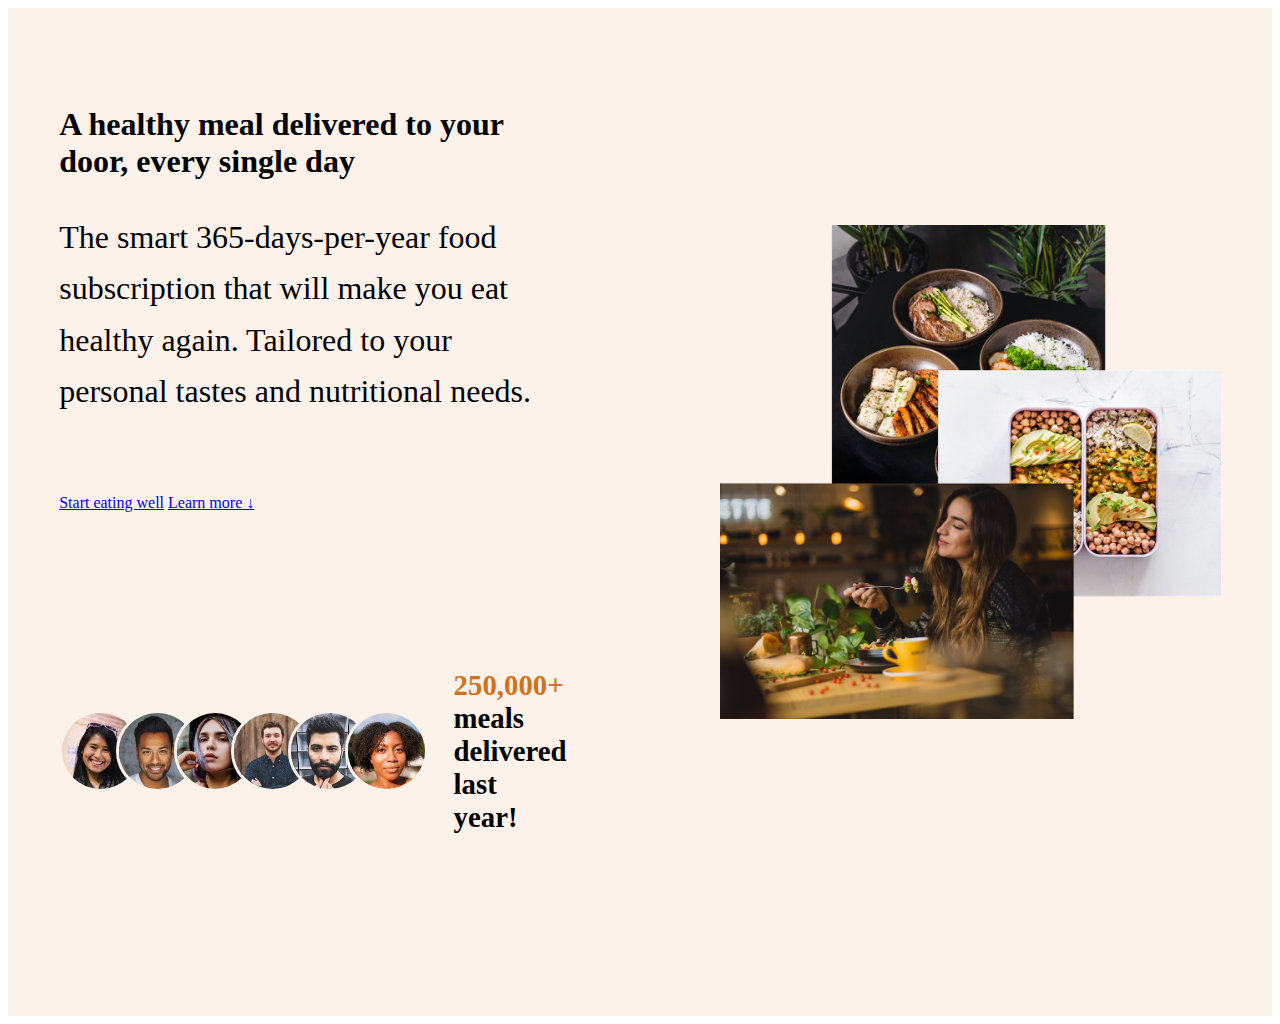
<file: indexx.html>
<!DOCTYPE html>
<html lang="en">
  <head>
    <meta charset="UTF-8" />
    <meta http-equiv="X-UA-Compatible" content="IE=edge" />
    <meta name="viewport" content="width=device-width, initial-scale=1.0" />
    <title>Omnifood</title>

    <link rel="preconnect" href="https://fonts.googleapis.com" />
    <link rel="preconnect" href="https://fonts.gstatic.com" crossorigin />
    <link
      href="https://fonts.googleapis.com/css2?family=Rubik:wght@400;500;600;700&display=swap"
      rel="stylesheet"
    />

    <link rel="stylesheet" href="./css/style.css" />
  </head>
  <body>
    <section class="section-hero">
      <div class="hero">
        <div class="hero-text-box">
          <h1 class="heading-primary">
            A healthy meal delivered to your door, every single day
          </h1>
          <p class="hero-description">
            The smart 365-days-per-year food subscription that will make you eat
            healthy again. Tailored to your personal tastes and nutritional
            needs.
          </p>
          <a href="#" class="btn btn--full margin-right-sm"
            >Start eating well</a
          >
          <a href="#" class="btn btn--outline">Learn more &darr;</a>
          <div class="delivered-meals">
            <div class="delivered-imgs">
              <img
                src="./content/img/customers/customer-1.jpg"
                alt="Customer photo"
              />
              <img
                src="./content/img/customers/customer-2.jpg"
                alt="Customer photo"
              />
              <img
                src="./content/img/customers/customer-3.jpg"
                alt="Customer photo"
              />
              <img
                src="./content/img/customers/customer-4.jpg"
                alt="Customer photo"
              />
              <img
                src="./content/img/customers/customer-5.jpg"
                alt="Customer photo"
              />
              <img
                src="./content/img/customers/customer-6.jpg"
                alt="Customer photo"
              />
            </div>
            <p class="delivered-text">
              <span>250,000+</span> meals delivered last year!
            </p>
          </div>
        </div>
        <div class="hero-img-box">
          <img
            src="./content/img/hero.png"
            class="hero-img"
            alt="woman enjoying food"
          />
        </div>
      </div>
    </section>
  </body>
</html>
</file>
<file: css/style.css>
/* TODO: HEADER */
.header {
  display: flex;
  justify-content: space-between;
  align-items: center;
  background-color: #fdf2e9;

  /* because we want headet to be sticky later */
  height: 9.6rem;
  padding: 0 4.8rem;
  position: relative;
}

.logo {
  height: 2.2rem;
}

/* TODO: NAVIGATION */
.main-nav-list {
  list-style: none;
  display: flex;
  gap: 4.8rem;
  align-items: center;
}

.main-nav-link:link,
.main-nav-link:visited {
  display: inline-block;
  text-decoration: none;
  color: #333;
  font-weight: 500;
  font-size: 1.8rem;
  transition: color 0.3s;
}

.main-nav-link:hover,
.main-nav-link:active {
  color: #cf711f;
}

.main-nav-link.nav-cta:link,
.main-nav-link.nav-cta:visited {
  padding: 1.2rem 2.4rem;
  border-radius: 9px;
  background-color: #e67e22;
  color: #fff;
}

.main-nav-link.nav-cta:hover,
.main-nav-link.nav-cta:active {
  background-color: #cf711f;
}

/* TODO: MOBILE ICON TOGLE*/
.btn-mobile-nav {
  border: none;
  background: none;
  cursor: pointer;

  display: none;
}

.icon-mobile-nav {
  height: 4.8rem;
  width: 4.8rem;
  color: #333;
}

/* 
  * selector with name icon menu toggle
*/
.icon-mobile-nav[name="close-outline"] {
  display: none;
}

/* TODO: HERO SECTION */
.section-hero {
  background-color: #fdf2e9;
  padding: 4.8rem 0 9.6rem 0;
}

.hero {
  max-width: 130rem;
  margin: 0 auto;
  padding: 0 3.2rem;

  display: grid;
  grid-template-columns: 1fr 1fr;
  align-items: center;
  gap: 9.6rem;
}

.hero-description {
  font-size: 2rem;
  line-height: 1.6;
  margin-bottom: 4.8rem;
}

.hero-img {
  width: 100%;
}

.delivered-meals {
  display: flex;
  align-items: center;
  gap: 1.6rem;
  margin-top: 8rem;
}

.delivered-imgs {
  display: flex;
}

.delivered-imgs img {
  width: 4.8rem;
  height: 4.8rem;
  border-radius: 50%;
  margin-right: -1.6rem;
  border: 3px solid #fdf2e9;
}

.delivered-imgs img:last-child {
  margin-right: 0;
}

.delivered-text {
  font-size: 1.8rem;
  font-weight: 600;
}

.delivered-text span {
  color: #cf711f;
  font-weight: 700;
}

/* TODO: FEATURED IN SECTION*/
.section-featured {
  padding: 4.8rem 0 3.2rem 0;
}

.heading-featured-in {
  font-size: 1.4rem;
  font-weight: 500;
  text-transform: uppercase;
  letter-spacing: 0.75px;
  text-align: center;
  margin-bottom: 2.4rem;
  color: #888;
}

.logos {
  display: flex;
  justify-content: space-around;
}

.logos img {
  height: 3.2rem;
  filter: brightness(0);
  opacity: 50%;
}

/* TODO: HOW IT WORKS SECTION */
.section-how {
  padding: 9.6rem 0;
}

/*
* this property can do centering vertical with align-self, but in here i make new class for reusable component
.step-text-box {
  align-self: center;
} 
*/

.step-number {
  font-size: 8.6rem;
  font-weight: 600;
  color: #ddd;
  margin-bottom: 1.2rem;
}

.step-description {
  font-size: 1.8rem;
  line-height: 1.8;
}

.step-img-box {
  display: flex;
  justify-content: center;
  align-items: center;

  position: relative;
}

.step-img-box::before,
.step-img-box::after {
  content: "";
  display: block;

  position: absolute;
  top: 50%;
  left: 50%;
  transform: translate(-50%, -50%);

  border-radius: 50%;
}

.step-img-box::before {
  /*
   * can't be set height, because height not same, use trick padding for solve so that height same
   ! 60% of parent's width
   */
  background-color: #fdf2e9;
  width: 60%;
  /* height: 50%; */
  padding-bottom: 60%;

  z-index: -2;
}

.step-img-box::after {
  background-color: #fae5d3;
  width: 50%;
  padding-bottom: 50%;

  z-index: -1;
}

.step-img {
  width: 35%;
}

/* TODO: MEALS SECTION */
.section-meals {
  padding: 9.6rem 0;
}

.meal {
  box-shadow: 0 2.4rem 4.8rem rgba(0, 0, 0, 0.075);
  border-radius: 11px;
  overflow: hidden;
  transition: all 0.4s;
}

.meal:hover {
  transform: translateY(-1.2rem);
  box-shadow: 0 3.2rem 6.4rem rgba(0, 0, 0, 0.06);
}

.meal-img {
  width: 100%;
}

.meal-content {
  padding: 3.2rem 4.8rem 4.8rem 4.8rem;
}

.meal-tags {
  margin-bottom: 1.2rem;
  display: flex;
  gap: 0.4rem;
}

.tag {
  display: inline-block;
  padding: 0.4rem 0.8rem;
  font-size: 1.2rem;
  font-weight: 600;
  text-transform: uppercase;
  color: #333;
  border-radius: 100px;
}

.tag--vegetarian {
  background-color: #51cf66;
}

.tag--vegan {
  background-color: #94d82d;
}

.tag--paleo {
  background-color: #ffd43b;
}

.meal-title {
  font-size: 2.4rem;
  color: #333;
  font-weight: 600;
  margin-bottom: 3.2rem;
}

.meal-attributes {
  list-style: none;
  display: flex;
  gap: 2rem;
  flex-direction: column;
}

.meal-attribute {
  display: flex;
  align-items: center;
  gap: 1.6rem;

  font-size: 1.8rem;
}

.meal-icon {
  width: 2.4rem;
  height: 2.4rem;
  color: #e67e22;
}

.list {
  list-style: none;
  display: flex;
  flex-direction: column;
  gap: 1.6rem;
}

.list-item {
  font-size: 1.8rem;
  display: flex;
  align-items: center;
  gap: 1.6rem;
  line-height: 1.2;
}

.list-icon {
  width: 3rem;
  height: 3rem;
  color: #e67e22;
}

.all-recipes {
  text-align: center;
  font-size: 1.8rem;
}

/* TODO: TESTIMONIAL SECTION */
.section-testimonials {
  background-color: #fdf2e9;
  display: grid;
  grid-template-columns: 55fr 45fr;
  align-items: center;
}

.testimonials-container {
  padding: 9.6rem;
}

.testimonials {
  display: grid;
  grid-template-columns: 1fr 1fr;
  row-gap: 4.8rem;
  column-gap: 8rem;
}

.testimonial-img {
  width: 6.4rem;
  border-radius: 50%;
  margin-bottom: 1.2rem;
}

.testimonial-text {
  font-size: 1.8rem;
  line-height: 1.8;
  margin-bottom: 1.6rem;
}

.testimonial-name {
  font-size: 1.6rem;
  color: #6f6f6f;
}

.gallery {
  display: grid;
  grid-template-columns: repeat(3, 1fr);
  gap: 1.6rem;
  padding: 1.6rem;
}

.gallery-item {
  overflow: hidden;
}

.gallery-item img {
  display: block;
  width: 100%;
  transition: all 0.4s;
}

.gallery-item img:hover {
  transform: scale(1.1);
}

/* TODO: PRICING SECTION */
.section-pricing {
  padding: 9.6rem 0;
}

.pricing-plan {
  width: 75%;
  border-radius: 11px;
}

.pricing-plan--starter {
  padding: 4.6rem;
  justify-self: end;
  border: 2px solid #fdf2e9;
}

.pricing-plan--complete {
  padding: 4.8rem;
  background-color: #fdf2e9;
  position: relative;
  overflow: hidden;
}

.pricing-plan--complete::after {
  content: "Best value";
  position: absolute;
  top: 6%;
  right: -18%;
  font-size: 1.4rem;
  font-weight: 700;
  text-transform: uppercase;
  color: #333;
  background-color: #ffd43b;
  padding: 0.8rem 8rem;
  transform: rotate(45deg);
}

.plane-header {
  text-align: center;
  margin-bottom: 4.8rem;
}

.plane-name {
  color: #cf711f;
  font-weight: 600;
  font-size: 2rem;
  text-transform: uppercase;
  letter-spacing: 0.75px;
  margin-bottom: 3.2rem;
}

.plane-price {
  font-size: 6.2rem;
  font-weight: 600;
  color: #333;
  margin-bottom: 1.6rem;
}

.plane-price span {
  font-size: 3rem;
  font-weight: 500;
  margin-right: 0.8rem;
}

.plane-text {
  font-size: 1.8rem;
  line-height: 1.8;
}

.plane-sing-up {
  text-align: center;
  margin-top: 4.8rem;
  color: #6f6f6f;
}

/* * feature in section pricing */
.plane-details {
  font-size: 1.6rem;
  line-height: 1.6;
  text-align: center;
}

.feature-icon {
  color: #e67e22;
  width: 3.2rem;
  height: 3.2rem;
  background-color: #fdf2e9;
  padding: 1.6rem;
  border-radius: 50%;
  margin-bottom: 3.2rem;
}

.feature-title {
  font-size: 2.4rem;
  color: #333;
  font-weight: 700;
  margin-bottom: 1.6rem;
}

.feature-text {
  font-size: 1.8rem;
  line-height: 1.8;
}

/* TODO: CTA SECTION */
.section-cta {
  /* 
  top/left/bottom/right
  padding: 4.8rem 0 12.8rem 0; 
  */
  /* ? top / (left & right) / bottom */
  padding: 4.8rem 0 12.8rem;
}

.cta {
  display: grid;
  /* 
    !cara menghitung pecahan satuan fr untuk mengetahui persentase
    ? 2 dan 1 adalah fr  / 3(dari 2 + 1 fr) * 100 untuk ubah menjadi %
    * 2/3 + 1/3
    * 66.6% + 33.3%
    * 2fr = 66.6% || 1fr = 33.3%
   */
  grid-template-columns: 2fr 1fr;
  /* background-color: #e67e22; */
  box-shadow: 0 2.4rem 4.8rem rgba(0, 0, 0, 0.15);
  border-radius: 11px;

  background-image: linear-gradient(to bottom right, #eb984e, #e67e22);
  overflow: hidden;
}

.cta-text-box {
  padding: 4.8rem 4.8rem 4.8rem 6.4rem;
  color: #45260a;
}

.cta-text {
  font-size: 1.8rem;
  line-height: 1.8;
  margin-bottom: 4.8rem;
}

.cta-img-box {
  background-image: linear-gradient(
      to bottom right,
      rgba(235, 151, 78, 0.35),
      rgba(230, 125, 34, 0.35)
    ),
    url("../content/img/eating.jpg");
  background-size: cover;
  background-position: center;
}

/* * form input */
.cta-form {
  display: grid;
  grid-template-columns: repeat(2, 1fr);
  column-gap: 3.2rem;
  row-gap: 2.4rem;
}

.cta-form label {
  display: block;
  font-size: 1.6rem;
  font-weight: 500;
  margin-bottom: 1.2rem;
}

.cta-form input,
.cta-form select {
  width: 100%;
  padding: 1.2rem;
  font-size: 1.8rem;
  font-family: inherit;
  color: inherit;
  border: none;
  background-color: #fdf2e9;
  border-radius: 9px;
  box-shadow: 0 1px 2px rgba(0, 0, 0, 0.1);
}

.cta-form input::placeholder {
  color: #aaa;
}

.cta *:focus {
  outline: none;
  box-shadow: 0 0 0 0.8rem rgba(253, 242, 233, 0.5);
}

/* TODO: FOOTER */
.footer {
  padding: 12.8rem 0;
  border-top: 1px solid #eee;
}

.grid--footer {
  grid-template-columns: 1.5fr 1.5fr 1fr 1fr 1fr;
}

.logo-col {
  display: flex;
  flex-direction: column;
}

.footer-logo {
  display: block;
  margin-bottom: 3.2rem;
}

.social-links {
  list-style: none;
  display: flex;
  gap: 2.4rem;
}

.social-icon {
  width: 2.4rem;
  height: 2.4rem;
}

.copyright {
  font-size: 1.4rem;
  line-height: 1.6;
  color: #767676;

  margin-top: auto;
}

.footer-heading {
  font-size: 1.8rem;
  font-weight: 500;
  margin-bottom: 4rem;
}

.contacts {
  font-style: normal;
  font-size: 1.6rem;
  line-height: 1.6;
}

.address {
  margin-bottom: 2.4rem;
}

.footer-nav {
  list-style: none;
  display: flex;
  flex-direction: column;
  gap: 2.4rem;
}

.footer-link:link,
.footer-link:visited {
  text-decoration: none;
  font-size: 1.6rem;
  color: #767676;
  transition: all 0.3s;
}

.footer-link:hover,
.footer-link:active {
  color: #555;
}
</file>
